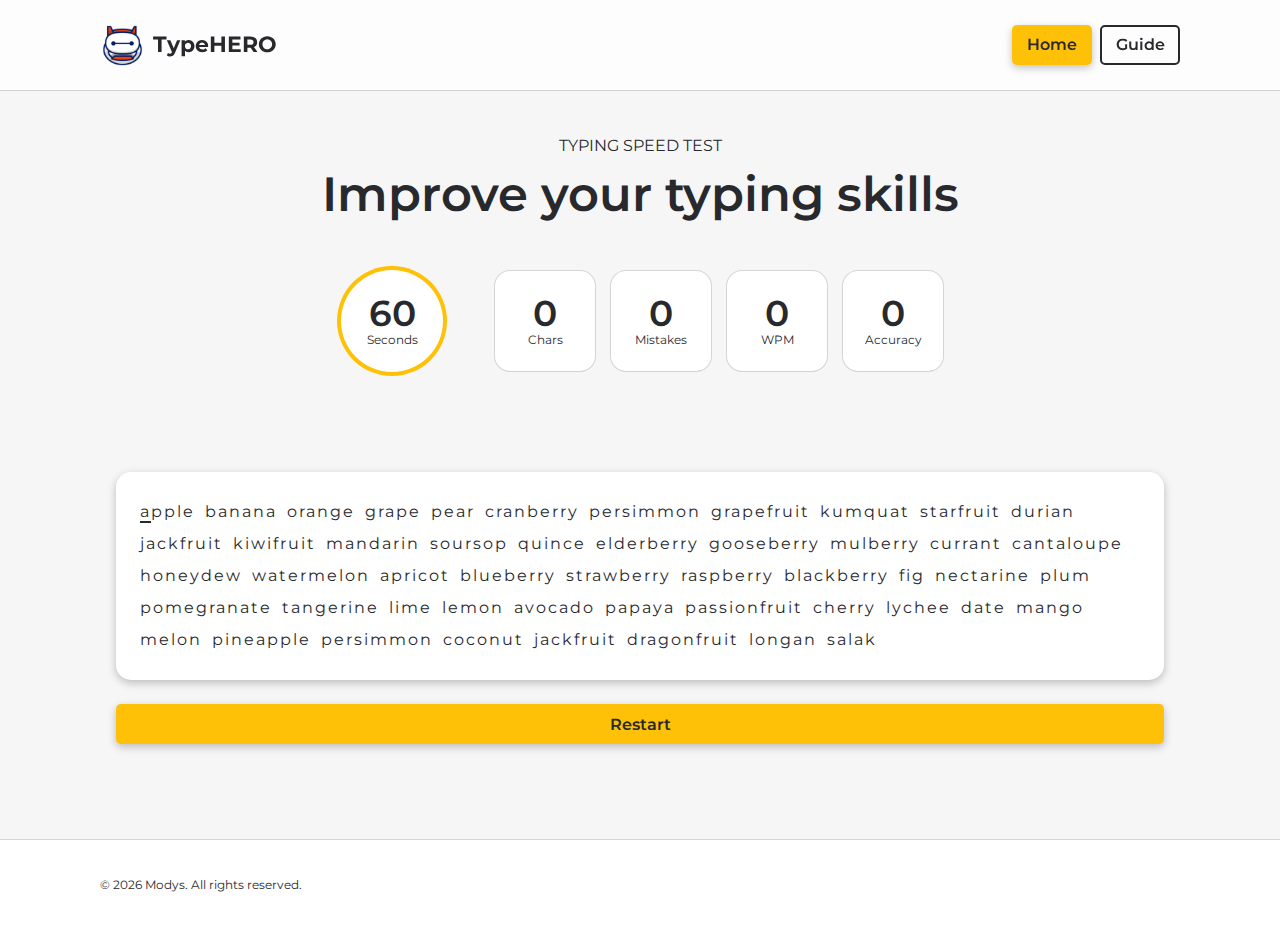
<file: index.html>
<!DOCTYPE html>
<html lang="en">

<head>
  <meta charset="UTF-8" />
  <meta name="viewport" content="width=device-width, initial-scale=1.0" />
  <meta name="description"
    content="Test and improve your typing skills with TypeHERO, an interactive typing speed test." />
  <meta name="keywords" content="typing test, typing speed, typing skills, accuracy, WPM" />
  <meta name="author" content="Modestas Bieliauskas" />
  <link href="src/styles/reset.css" type="text/css" rel="stylesheet" />
  <link href="src/styles/global.css" type="text/css" rel="stylesheet" />
  <link href="src/styles/layout.css" type="text/css" rel="stylesheet" />
  <link href="src/styles/font.css" type="text/css" rel="stylesheet" />
  <link href="src/styles/header.css" type="text/css" rel="stylesheet" />
  <link href="src/styles/info.css" type="text/css" rel="stylesheet" />
  <link href="src/styles/card.css" type="text/css" rel="stylesheet" />
  <link href="src/styles/typing.css" type="text/css" rel="stylesheet" />
  <link href="src/styles/table.css" type="text/css" rel="stylesheet" />
  <link href="src/styles/footer.css" type="text/css" rel="stylesheet" />
  <link href="https://fonts.googleapis.com/css2?family=Montserrat:wght@400;500;700&display=swap" rel="stylesheet" />
  <link href="src/assets/logo.ico" rel="icon" />
  <script src="src/index.js" type="module"></script>
  <title>TypeHero</title>
</head>

<body>
  <div class="layout-container">
    <header>
      <div class="g-container">
        <nav class="header-navBar">
          <div class="header-navBar-logo-container layout-left-center">
            <a class="layout-left-center" aria-label="Go to Home page" href="/index.html">
              <img class="header-navBar-logo" width="45" height="45" src="src/assets/logo.ico"
                alt="website TypeHero logo" />
              <h2 class="font-montserrat-22-bold header-navBar-logo-text-hide-mobile">
                TypeHERO
              </h2>
            </a>
          </div>
          <ul class="header-navBar-list layout-left-center">
            <li>
              <a aria-label="Go to Home page" href="/index.html" onclick="return false;"
                class="header-navBar-link-active font-montserrat-16-bold">Home</a>
            </li>
            <li>
              <a aria-label="Go to guide page" href="/guide.html"
                class="header-navBar-link font-montserrat-16-bold">Guide</a>
            </li>
          </ul>
        </nav>
      </div>
    </header>
    <main>
      <div class="g-container g-container-spacing">
        <section class="info-container">
          <p class="info-container-description font-montserrat-16-regular">
            Typing speed test
          </p>
          <h1 class="font-montserrat-48-bold">Improve your typing skills</h1>
        </section>
        <div class="cards-container layout-center">
          <div class="cards-parent-container">
            <div class="card-radius card-radius-size">
              <div class="card-radius-progress-border" id="progress-border">
                <div class="card-radius-progress-inner layout-center">
                  <div class="card-text-container">
                    <h2 class="font-montserrat-36-bold" id="second-text">60</h2>
                    <span class="font-montserrat-12-regular">Seconds</span>
                  </div>
                </div>
              </div>
            </div>
          </div>
          <div class="cards-child-container layout-center">
            <div class="card card-size">
              <div class="card-text-container">
                <h2 class="font-montserrat-36-bold" id="chars-text">0</h2>
                <span class="card-description font-montserrat-12-regular">Chars</span>
              </div>
            </div>
            <div class="card card-size">
              <div class="card-text-container">
                <h2 class="font-montserrat-36-bold" id="mistakes-text">0</h2>
                <span class="card-description font-montserrat-12-regular">Mistakes</span>
              </div>
            </div>
            <div class="card card-size">
              <div class="card-text-container">
                <h2 class="font-montserrat-36-bold" id="wpm-text">0</h2>
                <span class="card-description font-montserrat-12-regular">WPM</span>
              </div>
            </div>
            <div class="card card-size">
              <div class="card-text-container">
                <h2 class="font-montserrat-36-bold" id="accuracy-text">0</h2>
                <span class="card-description font-montserrat-12-regular">Accuracy</span>
              </div>
            </div>
          </div>
        </div>
        <div class="typing-container">
          <div id="typing-box" class="typing-box">
            <div class="g-loader" id="text-loader"></div>
            <div class="typing-text font-montserrat-16-regular" id="text"></div>
            <input autocomplete="off" type="text" class="typing-input" id="typing-text" aria-label="Typing input" />
          </div>
          <button aria-label="Restart text" disabled id="restart-btn"
            class="typing-restart-btn font-montserrat-16-bold">
            Restart
          </button>
        </div>
        <div class="table-container layout-center" id="typing-stats-table">
          <table class="table">
            <thead>
              <tr class="font-montserrat-12-bold">
                <th class="table-column-first">Timestamp</th>
                <th class="table-hide-column-tablet table-column">Chars</th>
                <th class="table-hide-column-tablet table-column">Mistakes</th>
                <th class="table-hide-column-mobile table-column">WPM</th>
                <th class="table-hide-column-tablet table-column">Accuracy</th>
                <th class="table-column-last">Performance</th>
              </tr>
            </thead>
            <tbody class="font-montserrat-12-regular" id="typing-stats-row"></tbody>
          </table>
        </div>
      </div>
    </main>
  </div>
  <footer>
    <div class="g-container">
      <div class="footer-copyright-container layout-left-center">
        <p class="font-montserrat-12-regular">
          © <span id="copyright-year"></span> Modys. All rights reserved.
        </p>
      </div>
    </div>
  </footer>
</body>

</html>
</file>
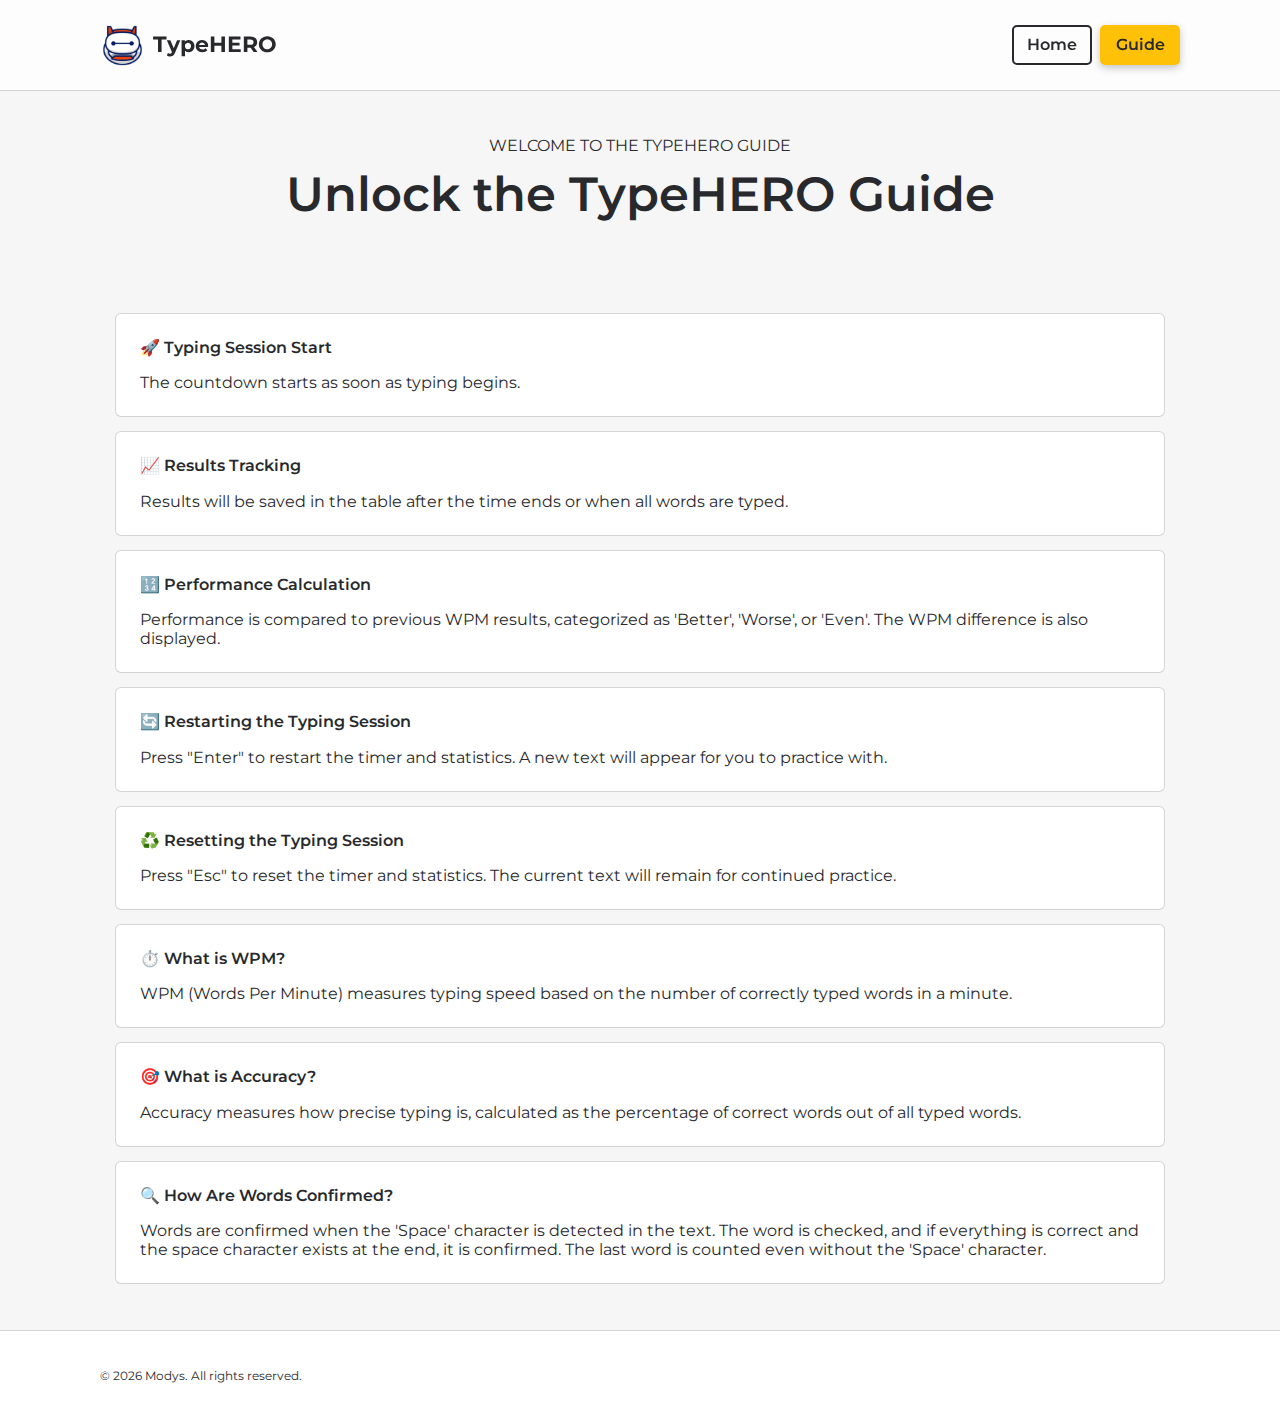
<file: guide.html>
<!DOCTYPE html>
<html lang="en">

<head>
  <meta charset="UTF-8" />
  <meta name="viewport" content="width=device-width, initial-scale=1.0" />
  <meta name="description"
    content="Test and improve your typing skills with TypeHERO, an interactive typing speed test." />
  <meta name="keywords" content="typing test, typing speed, typing skills, accuracy, WPM" />
  <meta name="author" content="Modestas Bieliauskas" />
  <link href="src/styles/reset.css" type="text/css" rel="stylesheet" />
  <link href="src/styles/global.css" type="text/css" rel="stylesheet" />
  <link href="src/styles/layout.css" type="text/css" rel="stylesheet" />
  <link href="src/styles/font.css" type="text/css" rel="stylesheet" />
  <link href="src/styles/header.css" type="text/css" rel="stylesheet" />
  <link href="src/styles/info.css" type="text/css" rel="stylesheet" />
  <link href="src/styles/footer.css" type="text/css" rel="stylesheet" />
  <link href="https://fonts.googleapis.com/css2?family=Montserrat:wght@400;500;700&display=swap" rel="stylesheet" />
  <link href="src/assets/logo.ico" rel="icon" />
  <script src="src/guide.js" type="module"></script>
  <title>TypeHero</title>
</head>

<body>
  <div class="layout-container">
    <header>
      <div class="g-container">
        <nav class="header-navBar">
          <div class="header-navBar-logo-container layout-left-center">
            <a class="layout-left-center" aria-label="Go to Home page" href="/index.html">
              <img class="header-navBar-logo" width="45" height="45" src="src/assets/logo.ico"
                alt="website TypeHero logo" />
              <h2 class="header-navBar-logo-text-hide-mobile font-montserrat-22-bold">
                TypeHERO
              </h2>
            </a>
          </div>
          <ul class="header-navBar-list layout-left-center">
            <li>
              <a aria-label="Go to Home page" href="/index.html"
                class="header-navBar-link font-montserrat-16-bold">Home</a>
            </li>
            <li>
              <a onclick="return false;" href="/guide.html" aria-label="Go to Help page"
                class="header-navBar-link-active font-montserrat-16-bold">Guide</a>
            </li>
          </ul>
        </nav>
      </div>
    </header>
    <main>
      <div class="g-container g-container-spacing">
        <section class="info-container">
          <p class="info-container-description font-montserrat-16-regular">
            Welcome to the TypeHERO Guide
          </p>
          <h1 class="font-montserrat-48-bold">Unlock the TypeHERO Guide</h1>
        </section>
        <div id="guide-container" class="info-container-cards"></div>
      </div>
    </main>
  </div>
  <footer>
    <div class="g-container">
      <div class="footer-copyright-container layout-left-center">
        <p class="font-montserrat-12-regular">
          © <span id="copyright-year"></span> Modys. All rights reserved.
        </p>
      </div>
    </div>
  </footer>
</body>

</html>
</file>
<file: src/styles/global.css>
@import "variables.css";

.g-container {
    max-width: 1080px;
    margin: 0 auto;
    padding: 0 var(--spacing-medium);
    animation: fadeIn 1s ease-out forwards;
}

@keyframes fadeIn {
    0% {
        opacity: 0;
    }

    100% {
        opacity: 1;
    }
}

.g-container-spacing {
    padding: var(--spacing-xx-large) 0;
}

.g-loader {
    width: 48px;
    height: 48px;
    border: 4px solid var(--primary-color-yellow);
    border-bottom-color: transparent;
    border-radius: 50%;
    position: absolute;
    box-sizing: border-box;
    animation: rotation 1s linear infinite;
}

@keyframes rotation {
    0% {
        transform: rotate(0deg);
    }

    100% {
        transform: rotate(360deg);
    }
}

.g-correct-character {
    color: var(--correct-character-color);
    background: var(--correct-character-bg);
}

.g-incorrect-character {
    color: var(--incorrect-character-color);
    background: var(--incorrect-character-bg);
}

.g-performance-even {
    color: var(--performance-even-color)
}

.g-performance-worse {
    color: var(--performance-worse-color)
}

.g-performance-better {
    color: var(--performance-better-color)
}
</file>
<file: src/styles/layout.css>
.layout-container {
    flex: 1;
}

.layout-center {
    display: flex;
    align-items: center;
    justify-content: center;
}

.layout-left-center {
    display: flex;
    align-items: center;
    justify-content: left;
}

.layout-top-center {
    display: flex;
    align-items: flex-start;
    justify-content: center;
}
</file>
<file: src/styles/font.css>
.font-montserrat-48-bold {
    font-family: "Montserrat", sans-serif;
    font-size: clamp(2.5rem, 5vw, 3rem);
    font-weight: 600;
}

.font-montserrat-36-bold {
    font-family: "Montserrat", sans-serif;
    font-size: clamp(1.5rem, 4vw, 2.25rem);
    font-weight: 600;
}

.font-montserrat-24-bold {
    font-family: "Montserrat", sans-serif;
    font-size: 24px;
    font-weight: 700;
}

.font-montserrat-22-bold {
    font-family: "Montserrat", sans-serif;
    font-size: clamp(1rem, 2.5vw, 1.375rem);
    font-weight: 700;
}

.font-montserrat-16-bold {
    font-family: "Montserrat", sans-serif;
    font-size: 1rem;
    font-weight: 600;
}

.font-montserrat-16-regular {
    font-family: "Montserrat", sans-serif;
    font-size: 1rem;
    font-weight: 400;
}

.font-montserrat-12-bold {
    font-family: "Montserrat", sans-serif;
    font-size: 0.75rem;
    font-weight: 600;
}

.font-montserrat-12-regular {
    font-family: "Montserrat", sans-serif;
    font-size: 0.75rem;
    font-weight: 400;
}
</file>
<file: src/styles/header.css>
@import "variables.css";

header {
    position: fixed;
    background: var(--primary-color-light-opacity);
    right: 0;
    left: 0;
    top: 0;
    z-index: 5;
    backdrop-filter: blur(8px);
    box-shadow: rgba(0, 0, 0, 0.02) 0px 1px 3px 0px, rgba(27, 31, 35, 0.15) 0px 0px 0px 1px;
}

.header-navBar {
    display: grid;
    grid-template-columns: 1fr auto;
    gap: var(--spacing-small);
}

.header-navBar-logo-container {
    height: 90px;
}

.header-navBar-logo {
    margin: 0 var(--spacing-small) 0 0;
}

.header-navBar-list {
    gap: var(--spacing-small);
}

ul li>a {
    display: inline-block;
    text-align: center;
    border-radius: var(--radius-small);
    padding: 10px var(--spacing-small);
    min-width: 60px;
}

.header-navBar-link:hover {
    box-shadow: rgba(0, 0, 0, 0.24) 0px 3px 8px;
}

.header-navBar-link {
    border: solid 2px var(--primary-color-dark);
}

.header-navBar-link-active {
    box-shadow: rgba(0, 0, 0, 0.24) 0px 3px 8px;
    cursor: context-menu;
    border: solid 2px var(--primary-color-yellow);
    background-color: var(--primary-color-yellow);
}

@media only screen and (max-width: 360px) {
    .header-navBar-logo-text-hide-mobile {
        display: none;
    }
}
</file>
<file: src/styles/info.css>
@import "variables.css";

.info-container {
    text-align: center;
    padding: 90px var(--spacing-medium) var(--spacing-xx-large) var(--spacing-medium);
}

.info-container-description {
    text-transform: uppercase;
    padding: 0 0 var(--spacing-medium) 0;
}

.info-container-cards {
    gap: var(--spacing-medium);
    display: grid;
    padding: var(--spacing-xx-large) var(--spacing-medium) 0 var(--spacing-medium);
}

.info-container-card {
    background: var(--primary-color-white);
    border-radius: var(--radius-small);
    padding: var(--spacing-large);
    box-shadow: rgba(0, 0, 0, 0.02) 0px 1px 3px 0px, rgba(27, 31, 35, 0.15) 0px 0px 0px 1px;
}

.info-container-card-description {
    line-height: 1.2;
}

.info-container-card-title {
    line-height: 1.2;
    padding: 0 0 var(--spacing-medium) 0;
}

@media only screen and (max-width: 740px) {
    .info-container-cards {
        padding: 0 var(--spacing-medium) 0 var(--spacing-medium);
    }
}
</file>
<file: src/styles/card.css>
@import "variables.css";

.cards-container {
    gap: var(--spacing-xx-large);
    flex-wrap: wrap;
    padding: 0 var(--spacing-xx-large) var(--spacing-xx-large) var(--spacing-xx-large);
}

.card-radius {
    position: relative;
    border-radius: 50%;
}

.card-radius-progress-border {
    position: absolute;
    width: 100%;
    height: 100%;
    top: 0;
    right: 0;
    border-radius: 50%;
    background: conic-gradient(var(--primary-color-yellow) 0% calc(var(--progress) * 1%),
            var(--primary-color-dark-opacity) calc(var(--progress) * 1%) 100%);
}

.card-radius-progress-inner {
    left: 4px;
    top: 4px;
    width: calc(100% - var(--spacing-small));
    height: calc(100% - var(--spacing-small));
    border-radius: 50%;
    background: var(--primary-color-white);
    position: absolute;
    z-index: 2;
}

.card-radius-size {
    height: 110px;
    min-width: 110px;
}

.cards-child-container {
    display: flex;
    flex-wrap: wrap;
    gap: var(--spacing-medium);
}

.card {
    background: var(--primary-color-white);
    border-radius: var(--radius-medium);
    position: relative;
    box-shadow: rgba(0, 0, 0, 0.02) 0px 1px 3px 0px, rgba(27, 31, 35, 0.15) 0px 0px 0px 1px;
}

.card-text-container {
    position: absolute;
    top: 50%;
    left: 50%;
    transform: translate(-50%, -50%);
    text-align: center;
}

.card-size {
    height: 100px;
    min-width: 100px;
}

@media only screen and (max-width: 740px) {
    .cards-container {
        gap: var(--spacing-medium);
        padding: 0 var(--spacing-medium) 0 var(--spacing-medium);
    }

    .cards-parent-container {
        order: 1;
    }

    .cards-child-container {
        width: 100%;
    }

    .card {
        flex: 1;
    }

    .card-size {
        height: 90px;
        min-width: 90px;
    }
}
</file>
<file: src/styles/typing.css>
@import "variables.css";

.typing-container {
    margin: 0 var(--spacing-medium);
    line-height: 2;
    position: relative;
}

.typing-box {
    margin: var(--spacing-xx-large) 0 0 0;
    background: var(--primary-color-white);
    border-radius: var(--radius-medium);
    min-height: 208px;
    position: relative;
    width: 100%;
    box-shadow: rgba(0, 0, 0, 0.24) 0px 3px 8px;
}

.typing-text {
    padding: var(--spacing-large);
    word-spacing: 4px;
    letter-spacing: 2px;
    user-select: none;
}

.typing-text span:last-child {
    border-bottom: solid 2px var(--primary-color-dark);
}

.typing-input {
    width: 100%;
    height: 100%;
    position: absolute;
    z-index: -99;
    top: 0;
    opacity: 0;
    display: none;
}

.typing-restart-btn {
    height: 40px;
    border-radius: var(--radius-small);
    width: 100%;
    margin: var(--spacing-large) 0 var(--spacing-xx-large) 0;
    background: var(--primary-color-yellow);
    box-shadow: rgba(0, 0, 0, 0.24) 0px 3px 8px;
}

.typing-restart-btn:hover {
    opacity: 0.6;
}
</file>
<file: src/styles/table.css>
@import "variables.css";

.table-container {
    border-top: solid 1px var(--primary-color-dark);
    padding: var(--spacing-xx-large) 0 0 0;
    margin: 0 var(--spacing-medium);
    display: none;
}

table {
    border-collapse: collapse;
    border-radius: var(--radius-medium);
    overflow: hidden;
    width: 100%;
    box-shadow: rgba(0, 0, 0, 0.02) 0px 1px 3px 0px, rgba(27, 31, 35, 0.15) 0px 0px 0px 1px;
}

table, tr td {
    background: var(--primary-color-white);
}

table, tr th {
    background: var(--primary-color-white);
}

table, tr th {
    background: var(--primary-color-white);
    text-align: left;
    padding: var(--spacing-large);
}

tbody {
    display: block;
    max-height: 300px;
    overflow-y: auto;
    overflow-x: hidden;
}

thead, tbody tr {
    display: table;
    width: 100%;
    table-layout: fixed;
    border-bottom: solid 1px var(--primary-color-dark);
}

tbody tr:last-child {
    border-bottom: none;
}

.table-column-first {
    width: 130px;
    text-align: left;
    padding: var(--spacing-large) var(--spacing-small) var(--spacing-large) var(--spacing-large);
}

.table-column-last {
    width: 130px;
    text-align: right;
    padding: var(--spacing-large) var(--spacing-large) var(--spacing-large) var(--spacing-small);
}

.table-column {
    padding: var(--spacing-large) var(--spacing-small);
    text-align: center;
}

@media only screen and (max-width: 740px) {
    .table-hide-column-tablet {
        display: none;
    }
}

@media only screen and (max-width: 360px) {
    .table-column-first {
        width: auto;
    }

    .table-column-last {
        width: auto;
    }

    .table-hide-column-mobile {
        display: none;
    }
}
</file>
<file: src/styles/footer.css>
@import "variables.css";

footer {
    background: var(--primary-color-white);
    box-shadow: rgba(0, 0, 0, 0.02) 0px 1px 3px 0px, rgba(27, 31, 35, 0.15) 0px 0px 0px 1px;
}

.footer-copyright-container {
    height: 90px;
}
</file>
